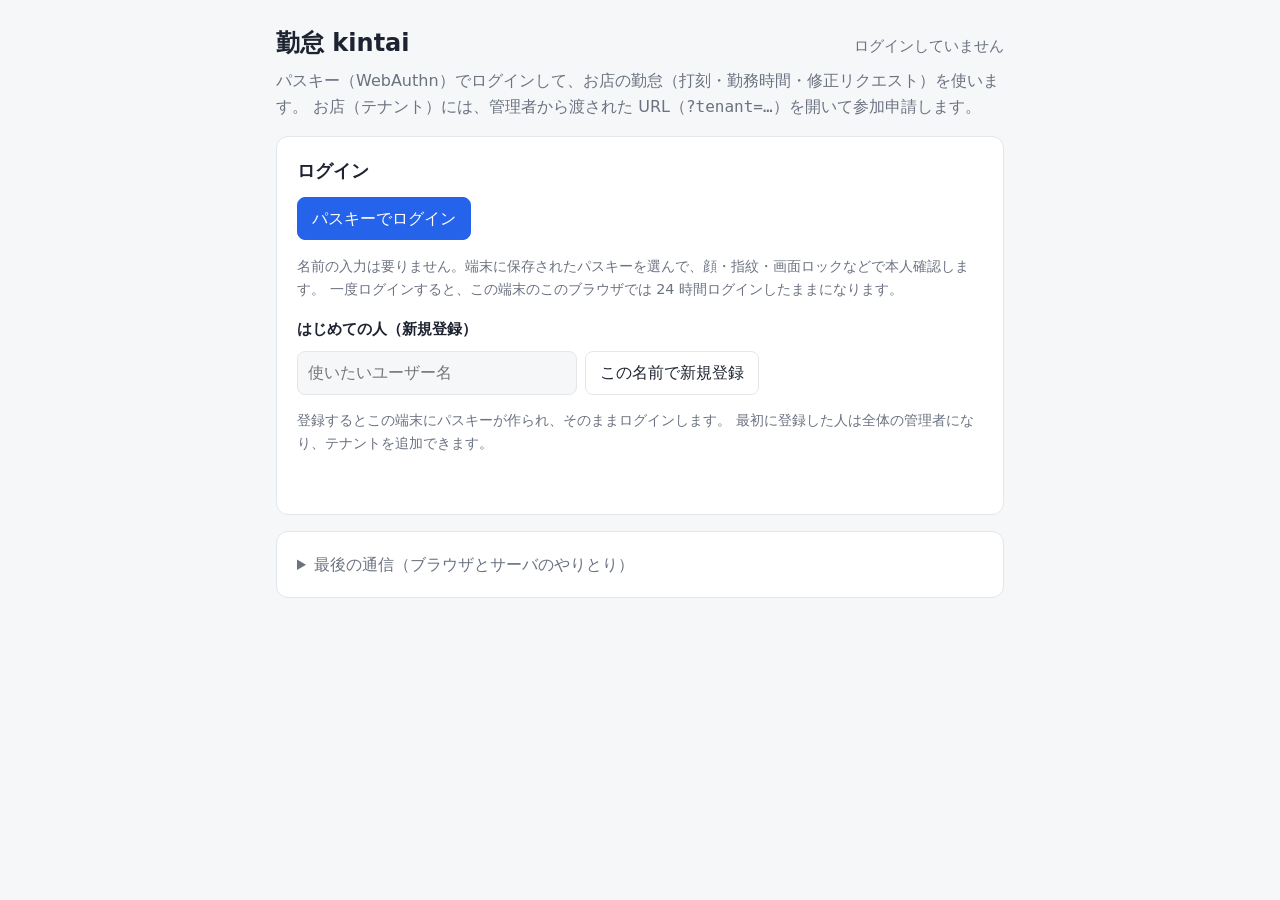
<file: cpp/html/index.html>
<!DOCTYPE html>
<html lang="ja">
<head>
<meta charset="utf-8">
<meta name="viewport" content="width=device-width, initial-scale=1">
<title>勤怠 kintai（ログイン）</title>
<style>
  :root {
    --bg: #f6f7f9; --card: #ffffff; --fg: #1d2330; --muted: #6b7280; --line: #e3e6eb;
    --accent: #2563eb; --accent-fg: #ffffff; --danger: #dc2626; --ok: #15803d;
    --bulb-off: #cbd2dc; --glow: #facc15; --code: #f1f3f6;
  }
  @media (prefers-color-scheme: dark) {
    :root {
      --bg: #12151b; --card: #1b2028; --fg: #e6e9ef; --muted: #9aa3b2; --line: #2c333e;
      --accent: #5b8cff; --accent-fg: #0b1020; --danger: #f87171; --ok: #4ade80;
      --bulb-off: #3a4250; --glow: #fde047; --code: #232a35;
    }
  }
  * { box-sizing: border-box; }
  body {
    margin: 0; background: var(--bg); color: var(--fg);
    font-family: system-ui, -apple-system, "Segoe UI", "Hiragino Sans", "Noto Sans JP", sans-serif;
    line-height: 1.6;
  }
  main { max-width: 760px; margin: 0 auto; padding: 24px 16px 64px; }
  header { display: flex; justify-content: space-between; align-items: baseline; gap: 12px; flex-wrap: wrap; }
  h1 { font-size: 1.5rem; margin: 0; }
  h1 a { color: inherit; text-decoration: none; }
  h2 { font-size: 1.1rem; margin: 0 0 12px; }
  h3 { font-size: .95rem; margin: 16px 0 4px; font-weight: 600; }
  .who { color: var(--muted); font-size: .95rem; }
  .who b { color: var(--fg); }
  .card { background: var(--card); border: 1px solid var(--line); border-radius: 12px; padding: 20px; margin-top: 16px; }
  .card.pending { border-color: var(--glow); }
  .lead { color: var(--muted); margin: 6px 0 0; }
  button {
    font: inherit; border: 1px solid var(--line); background: var(--card); color: var(--fg);
    padding: 8px 14px; border-radius: 8px; cursor: pointer;
  }
  button.primary { background: var(--accent); border-color: var(--accent); color: var(--accent-fg); }
  button.danger { color: var(--danger); }
  button:disabled { opacity: .45; cursor: not-allowed; }
  input[type=text] {
    font: inherit; padding: 8px 10px; border-radius: 8px; border: 1px solid var(--line);
    background: var(--bg); color: var(--fg); width: 100%; max-width: 280px;
  }
  .row { display: flex; gap: 8px; flex-wrap: wrap; align-items: center; margin-top: 10px; }
  .msg { min-height: 1.6em; margin-top: 10px; font-size: .95rem; }
  .msg.err { color: var(--danger); }
  .msg.ok { color: var(--ok); }
  a { color: var(--accent); }

  .toggle {
    position: relative; width: 72px; height: 40px; border-radius: 20px; padding: 0;
    background: var(--bulb-off); border: none;
  }
  .toggle::after {
    content: ""; position: absolute; top: 4px; left: 4px; width: 32px; height: 32px;
    border-radius: 50%; background: #fff; transition: left .2s;
  }
  .toggle.on { background: var(--accent); }
  .toggle.on::after { left: 36px; }

  /* 一覧 */
  .item { display: flex; justify-content: space-between; align-items: center; gap: 8px;
          flex-wrap: wrap; padding: 8px 0; border-top: 1px solid var(--line); }
  .item:first-child { border-top: none; }
  .item .meta { font-size: .85rem; color: var(--muted); word-break: break-all; }
  .item .row { margin-top: 0; }
  .badge { display: inline-block; font-size: .75rem; padding: 1px 8px; border-radius: 999px;
           margin-left: 6px; border: 1px solid var(--line); color: var(--muted); }
  .badge.pending { border-color: var(--glow); color: var(--fg); }
  .badge.me { border-color: var(--accent); color: var(--accent); }
  .badge.admin { border-color: var(--ok); color: var(--ok); }
  .dot { display: inline-block; width: 10px; height: 10px; border-radius: 50%;
         background: var(--bulb-off); margin-right: 6px; vertical-align: middle; }
  .dot.on { background: var(--glow); }

  table { width: 100%; border-collapse: collapse; font-size: .85rem; }
  th, td { text-align: left; padding: 6px 8px; border-top: 1px solid var(--line); vertical-align: top; }
  th { color: var(--muted); font-weight: 600; white-space: nowrap; width: 9.5em; }
  td code { word-break: break-all; }
  .key { border: 1px solid var(--line); border-radius: 10px; padding: 10px 12px; margin-top: 12px; overflow-x: auto; }
  .key-head { display: flex; justify-content: space-between; align-items: center; gap: 8px; }
  code, pre { font-family: ui-monospace, "Cascadia Mono", Consolas, monospace; }
  pre {
    background: var(--code); padding: 12px; border-radius: 8px; overflow: auto;
    font-size: .8rem; max-height: 360px; margin: 8px 0 0;
  }
  details summary { cursor: pointer; color: var(--muted); }
  .note { font-size: .9rem; color: var(--muted); }
  .hidden { display: none !important; }
  .qr-box { display: flex; gap: 16px; align-items: center; flex-wrap: wrap;
            padding: 8px 0 12px; }
  .qr-box svg { flex: none; border-radius: 8px; }
  .qr-box .meta { font-size: .85rem; color: var(--muted); word-break: break-all; max-width: 420px; }
</style>
</head>
<body>
<main>
  <header>
    <h1><a href="index.html">勤怠 kintai</a></h1>
    <div class="who" id="who">ログインしていません</div>
  </header>
  <p class="lead">
    パスキー（WebAuthn）でログインして、お店の勤怠（打刻・勤務時間・修正リクエスト）を使います。
    お店（テナント）には、管理者から渡された URL（<code>?tenant=…</code>）を開いて参加申請します。
  </p>

  <!-- URL でテナントを指定したとき -->
  <section class="card hidden" id="tenantCard">
    <h2 id="tenantName">テナント</h2>
    <div id="tenantBody"></div>
    <div class="msg" id="msgTenant"></div>
  </section>

  <section class="card hidden" id="tenantMembersCard">
    <h2>テナントのメンバー</h2>
    <p class="note">
      このテナントの管理者は、参加申請を「管理者」か「一般」として承認したり、却下・外したりできます。
    </p>
    <div id="tenantMembers"></div>
    <div class="msg" id="msgMembers"></div>
    <div class="hidden" id="tenantInviteBox">
      <h3 class="note">メンバーを招待</h3>
      <p class="note">この QR コードか URL を渡してください。開いた人がログインして参加申請すると、ここに出てきます。</p>
      <div id="tenantInvite"></div>
    </div>
  </section>

  <section class="card" id="loggedOut">
    <h2>ログイン</h2>
    <div class="row">
      <button class="primary" id="btnLogin">パスキーでログイン</button>
    </div>
    <p class="note">名前の入力は要りません。端末に保存されたパスキーを選んで、顔・指紋・画面ロックなどで本人確認します。
      一度ログインすると、この端末のこのブラウザでは 24 時間ログインしたままになります。</p>
    <h3>はじめての人（新規登録）</h3>
    <div class="row">
      <input type="text" id="user" placeholder="使いたいユーザー名" autocomplete="username" maxlength="64">
      <button id="btnSignup">この名前で新規登録</button>
    </div>
    <p class="note">登録するとこの端末にパスキーが作られ、そのままログインします。
      最初に登録した人は全体の管理者になり、テナントを追加できます。</p>
    <div class="msg" id="msgOut"></div>
  </section>

  <section class="card hidden" id="tenantsCard">
    <h2 id="tenantsTitle">あなたのテナント</h2>
    <div id="tenants"></div>
    <div class="hidden" id="addTenant">
      <div class="row">
        <input type="text" id="tenantNew" placeholder="テナント名" maxlength="64">
        <button id="btnAddTenant">テナントを追加</button>
      </div>
      <p class="note">追加すると URL ができます。その URL をテナントの人に渡してください。
        最初に参加申請した人が、そのテナントの管理者になります。</p>
    </div>
    <div class="msg" id="msgTenants"></div>
  </section>

  <!-- 一般のアカウント: 全体の管理者に申請する -->
  <section class="card hidden" id="adminRequestCard">
    <h2>全体の管理者</h2>
    <div id="adminRequestBody"></div>
    <div class="msg" id="msgAdminRequest"></div>
  </section>

  <!-- 全体の管理者: 申請の承認、管理者の一覧、アカウントの削除 -->
  <section class="card hidden" id="accountsCard">
    <h2>全体の管理者の仕事</h2>
    <p class="note">全体の管理者は、テナントの追加・削除、全体の管理者への申請の承認、アカウントの削除ができます。</p>
    <h3 class="note">全体の管理者への申請</h3>
    <div id="adminRequests"></div>
    <h3 class="note">いまの全体の管理者</h3>
    <div id="admins"></div>
    <h3 class="note">アカウントを探して削除</h3>
    <div class="row">
      <input type="text" id="accountSearch" placeholder="ユーザー名（一部でも可）" maxlength="64">
    </div>
    <div id="accounts"></div>
    <div class="msg" id="msgAccounts"></div>
  </section>

  <section class="card hidden" id="loggedIn">
    <h2>サーバが保存しているもの</h2>
    <p class="note">
      パスキー 1 つにつき、公開鍵とその付帯情報だけを保存しています。
      顔や指紋のデータ、秘密鍵、パスワードは端末から出てこないので、ここにはありません。
    </p>
    <div id="keys"></div>
    <div class="row">
      <button id="btnAdd">この端末のパスキーを追加</button>
      <button id="btnLogout">ログアウト</button>
    </div>
    <div class="msg" id="msgIn"></div>
  </section>

  <section class="card">
    <details>
      <summary>最後の通信（ブラウザとサーバのやりとり）</summary>
      <pre id="log">まだありません</pre>
    </details>
  </section>
</main>

<script src="qr.js"></script>
<script>
"use strict";

const TOKEN_KEY = "access_token";
let token = "";
// localStorage に置く（タブを閉じたり QR コードから開き直してもログインしたまま。サーバ側のセッションは 24 時間）
try { token = localStorage.getItem(TOKEN_KEY) || ""; } catch (e) {}

// ?tenant=<guid> で開いたときのテナント
const TENANT = new URLSearchParams(location.search).get("tenant") || "";

const $ = (id) => document.getElementById(id);
const ROLE_LABEL = { admin: "管理者", member: "一般" };

// ---------- base64url <-> ArrayBuffer ----------
function b64uToBuf(s) {
  s = s.replace(/-/g, "+").replace(/_/g, "/");
  while (s.length % 4) s += "=";
  const bin = atob(s);
  const b = new Uint8Array(bin.length);
  for (let i = 0; i < bin.length; i++) b[i] = bin.charCodeAt(i);
  return b.buffer;
}
function bufToB64u(buf) {
  const b = new Uint8Array(buf);
  let s = "";
  for (let i = 0; i < b.length; i++) s += String.fromCharCode(b[i]);
  return btoa(s).replace(/\+/g, "-").replace(/\//g, "_").replace(/=+$/, "");
}

// サーバの options（JSON）を navigator.credentials に渡せる形にする
function toCreateOptions(pk) {
  if (window.PublicKeyCredential && PublicKeyCredential.parseCreationOptionsFromJSON) {
    return PublicKeyCredential.parseCreationOptionsFromJSON(pk);
  }
  const o = structuredClone(pk);
  o.challenge = b64uToBuf(pk.challenge);
  o.user.id = b64uToBuf(pk.user.id);
  o.excludeCredentials = (pk.excludeCredentials || []).map(c => ({ ...c, id: b64uToBuf(c.id) }));
  return o;
}
function toGetOptions(pk) {
  if (window.PublicKeyCredential && PublicKeyCredential.parseRequestOptionsFromJSON) {
    return PublicKeyCredential.parseRequestOptionsFromJSON(pk);
  }
  const o = structuredClone(pk);
  o.challenge = b64uToBuf(pk.challenge);
  o.allowCredentials = (pk.allowCredentials || []).map(c => ({ ...c, id: b64uToBuf(c.id) }));
  return o;
}

// 認証器の応答をサーバに送る JSON（PublicKeyCredential.toJSON() と同じ形）にする
function credToJSON(cred) {
  const r = cred.response;
  const out = {
    id: cred.id,
    rawId: bufToB64u(cred.rawId),
    type: cred.type,
    authenticatorAttachment: cred.authenticatorAttachment || null,
    clientExtensionResults: cred.getClientExtensionResults ? cred.getClientExtensionResults() : {},
    response: { clientDataJSON: bufToB64u(r.clientDataJSON) },
  };
  if (r.attestationObject) {
    out.response.attestationObject = bufToB64u(r.attestationObject);
    out.response.transports = r.getTransports ? r.getTransports() : [];
  } else {
    out.response.authenticatorData = bufToB64u(r.authenticatorData);
    out.response.signature = bufToB64u(r.signature);
    out.response.userHandle = r.userHandle ? bufToB64u(r.userHandle) : null;
  }
  return out;
}

// ---------- API ----------
const logLines = [];
function log(title, obj) {
  logLines.push("// " + title + "\n" + JSON.stringify(obj, null, 2));
  while (logLines.length > 4) logLines.shift();
  $("log").textContent = logLines.join("\n\n");
}

// quiet: 定期確認のときは通信ログに出さない
async function api(path, body, quiet) {
  const h = { "Content-Type": "application/json" };
  if (token) h.Authorization = "Bearer " + token;
  const res = await fetch(path, { method: "POST", headers: h, body: JSON.stringify(body || {}) });
  const j = await res.json();
  if (!quiet) {
    log("→ " + path, body || {});
    log("← " + path, j);
  }
  return j;
}

function setToken(t) {
  token = t || "";
  try {
    if (token) localStorage.setItem(TOKEN_KEY, token);
    else localStorage.removeItem(TOKEN_KEY);
  } catch (e) {}
}

function showMsg(id, text, kind) {
  const el = $(id);
  el.textContent = text || "";
  el.className = "msg" + (kind ? " " + kind : "");
}

function el(tag, attrs, ...children) {
  const e = document.createElement(tag);
  for (const [k, v] of Object.entries(attrs || {})) {
    if (k === "class") e.className = v;
    else if (k === "onclick") e.onclick = v;
    else if (k === "text") e.textContent = v;
    else e.setAttribute(k, v);
  }
  for (const c of children) if (c != null) e.append(c);
  return e;
}

function badge(text, cls) {
  return el("span", { class: "badge" + (cls ? " " + cls : ""), text });
}

function utcToLocal(s) {
  if (!s) return "";
  const d = new Date(s.replace(" ", "T") + "Z");
  return isNaN(d) ? s : d.toLocaleString();
}

function tenantUrl(guid) {
  return location.origin + location.pathname + "?tenant=" + guid;
}

// WebAuthn のエラーを人が読める文に
function webauthnError(e) {
  if (!e) return "失敗しました";
  if (e.name === "NotAllowedError") return "キャンセルされたか、時間切れになりました";
  if (e.name === "InvalidStateError") return "このパスキーはもう登録されています";
  if (e.name === "SecurityError") return "このページのドメインではパスキーを使えません（https か localhost が必要です）";
  return e.message || String(e);
}

function supported() {
  return window.isSecureContext && window.PublicKeyCredential && navigator.credentials;
}

// ---------- 登録 / ログイン ----------
async function register(mode) {
  const msgId = mode === "add" ? "msgIn" : "msgOut";
  if (!supported()) return showMsg(msgId, "このブラウザ（またはこの URL）ではパスキーを使えません", "err");
  const body = mode === "add" ? {} : { user: $("user").value.trim() };
  if (mode !== "add") setToken("");
  const o = await api("/api/passkey/v0/register_options", body);
  if (o.status !== "success") return showMsg(msgId, "登録できません: " + o.message, "err");
  let cred;
  try {
    showMsg(msgId, "端末の指示に従ってください…");
    cred = await navigator.credentials.create({ publicKey: toCreateOptions(o.publicKey) });
  } catch (e) {
    return showMsg(msgId, webauthnError(e), "err");
  }
  const payload = credToJSON(cred);
  payload.name = deviceName();
  const r = await api("/api/passkey/v0/register_verify", payload);
  if (r.status !== "success") return showMsg(msgId, "サーバが受け付けませんでした: " + r.message, "err");
  if (r.access_token) setToken(r.access_token);
  showMsg("msgOut", "");
  await refreshAll();
  showMsg("msgIn", mode === "add" ? "パスキーを追加しました"
    : r.role === "admin" ? "登録してログインしました（最初のメンバーなので全体の管理者です）"
    : "登録してログインしました", "ok");
}

async function login() {
  if (!supported()) return showMsg("msgOut", "このブラウザ（またはこの URL）ではパスキーを使えません", "err");
  // 名前は聞かない。allowCredentials を空にして、端末に保存されたパスキーから選んでもらう
  setToken("");
  const o = await api("/api/passkey/v0/login_options", {});
  if (o.status !== "success") return showMsg("msgOut", "ログインできません: " + o.message, "err");
  let cred;
  try {
    showMsg("msgOut", "端末の指示に従ってください…");
    cred = await navigator.credentials.get({ publicKey: toGetOptions(o.publicKey) });
  } catch (e) {
    return showMsg("msgOut", webauthnError(e), "err");
  }
  const r = await api("/api/passkey/v0/login_verify", credToJSON(cred));
  if (r.status !== "success") return showMsg("msgOut", "ログインできませんでした: " + r.message, "err");
  setToken(r.access_token);
  showMsg("msgOut", "");
  await refreshAll();
  showMsg("msgIn", "ログインしました", "ok");
}

function deviceName() {
  const ua = navigator.userAgent;
  if (/iPhone/.test(ua)) return "iPhone";
  if (/iPad/.test(ua)) return "iPad";
  if (/Android/.test(ua)) return "Android";
  if (/Windows/.test(ua)) return "Windows";
  if (/Mac OS X/.test(ua)) return "Mac";
  if (/Linux/.test(ua)) return "Linux";
  return "passkey";
}

async function logout() {
  await api("/api/passkey/v0/logout", {});
  setToken("");
  await refreshAll();
}

// ---------- 画面の更新 ----------
let me = "";
let myRole = null;
let myAdminRequested = false;

async function refreshMe(quiet) {
  me = "";
  myRole = null;
  myAdminRequested = false;
  if (token) {
    const r = await api("/api/passkey/v0/me", {}, quiet);
    if (r.status === "success") {
      me = r.user;
      myRole = r.role;
      myAdminRequested = r.admin_requested;
    } else {
      setToken("");
    }
  }
  $("loggedOut").classList.toggle("hidden", !!me);
  $("loggedIn").classList.toggle("hidden", !me);
  $("tenantsCard").classList.toggle("hidden", !me);
  $("accountsCard").classList.toggle("hidden", myRole !== "admin");
  $("adminRequestCard").classList.toggle("hidden", !me || myRole === "admin");
  renderAdminRequestCard();
  $("addTenant").classList.toggle("hidden", myRole !== "admin");
  $("tenantsTitle").textContent = myRole === "admin" ? "テナント（全体の管理者には全部見えます）" : "あなたのテナント";
  $("who").innerHTML = "";
  if (me) {
    $("who").append(el("b", { text: me }), myRole === "admin" ? "（全体の管理者）でログイン中" : " でログイン中");
  } else {
    $("who").textContent = "ログインしていません";
  }
}

// 内容が変わったときだけ描き直す（定期確認でボタンがちらつかないように）
function render(box, key, build) {
  if (box.dataset.key === key) return;
  box.dataset.key = key;
  box.innerHTML = "";
  build();
}

async function refreshAll(quiet) {
  await refreshMe(quiet);
  const jobs = [refreshTenant(quiet)];
  if (me) jobs.push(refreshTenants(quiet), refreshKeys(quiet));
  if (myRole === "admin") jobs.push(refreshAccounts(quiet));
  await Promise.all(jobs);
}

// ---------- URL で開いたテナント ----------
let current = null;     // /api/tenant/v0/get の tenant

async function refreshTenant(quiet) {
  $("tenantCard").classList.toggle("hidden", !TENANT);
  if (!TENANT) {
    $("tenantMembersCard").classList.add("hidden");
    return;
  }
  const r = await api("/api/tenant/v0/get", { tenant: TENANT }, quiet);
  const body = $("tenantBody");
  if (r.status !== "success") {
    current = null;
    $("tenantName").textContent = "テナント";
    render(body, "error:" + r.message, () => body.append(el("p", { class: "msg err",
      text: r.message === "unknown tenant" ? "このテナントは見つかりません（削除されたか、URL が違います）"
        : "読み込めません: " + r.message })));
    $("tenantMembersCard").classList.add("hidden");
    return;
  }
  current = r.tenant;
  const t = current;
  $("tenantName").textContent = t.name;
  render(body, JSON.stringify([me, t]), () => {
    if (!me) {
      body.append(el("p", { class: "note", text: "ログイン（はじめての人は新規登録）すると、このテナントに参加申請できます。" }));
      return;
    }
    if (!t.my_status) {
      body.append(
        el("p", { class: "note", text: "このテナントのメンバーではありません。参加申請すると、テナントの管理者が承認します。" +
          "（管理者がまだいないテナントなら、申請した人がそのまま管理者になります）" }),
        el("div", { class: "row" }, el("button", { class: "primary", id: "btnJoin", text: "このテナントに参加申請", onclick: joinTenant })));
      return;
    }
    if (t.my_status === "pending") {
      $("tenantCard").classList.add("pending");
      body.append(
        el("p", { text: "承認待ちです。お店の管理者が承認すると、このページを開いたままで使えるようになります。" }),
        el("div", { class: "row" }, el("button", { text: "申請を取り下げる", onclick: leaveTenant })));
      return;
    }
    $("tenantCard").classList.remove("pending");
    // 店（テナント）のメンバーは勤怠の画面へ。管理者には扉に貼る打刻の QR も出す
    const q = "?tenant=" + encodeURIComponent(t.tenant);
    body.append(
      el("div", { class: "row" },
        el("a", { href: "clock.html" + q, text: "打刻する", style: "font-weight:700;font-size:1.1rem" }),
        el("a", { href: "month.html" + q, text: "勤務時間" }),
        el("a", { href: "requests.html" + q, text: "修正リクエスト" })),
      el("p", { class: "note", text: "あなたはこのお店の" + ROLE_LABEL[t.my_role] + " ・ メンバー " + t.member_count + " 人" }));
    if (t.my_role === "admin") {
      const clockUrl = new URL("clock.html" + q, location.href).href;
      body.append(el("h3", { text: "扉に貼る打刻の QR コード" }), qrPanel(clockUrl),
        el("p", { class: "note", text: "店員はこれを読んで出勤・退勤を押します（はじめての人は、先にこの画面で登録と参加申請を）。" }));
    }
    body.append(el("div", { class: "row" }, el("button", { text: "このテナントを抜ける", onclick: leaveTenant })));
  });
  $("tenantCard").classList.toggle("pending", !!me && t.my_status === "pending");
  const isMember = t.my_status === "approved";
  $("tenantMembersCard").classList.toggle("hidden", !isMember);
  if (isMember) await refreshTenantMembers(quiet);
}

async function refreshTenantMembers(quiet) {
  const r = await api("/api/tenant/v0/members", { tenant: TENANT }, quiet);
  const box = $("tenantMembers");
  if (r.status !== "success") return;
  const isAdmin = r.me.role === "admin";
  // 招待用の QR（テナントの管理者だけ）
  $("tenantInviteBox").classList.toggle("hidden", !isAdmin);
  const inv = $("tenantInvite");
  render(inv, isAdmin ? TENANT : "", () => {
    if (isAdmin) inv.append(qrPanel(tenantUrl(TENANT), () => copyUrl({ tenant: TENANT, name: current ? current.name : "" })));
  });
  render(box, JSON.stringify([isAdmin, r.member_list]), () => {
    // 承認待ちを上に
    const list = r.member_list.slice().sort((a, b) =>
      (a.status === "pending" ? 0 : 1) - (b.status === "pending" ? 0 : 1));
    for (const m of list) {
      const left = el("div", {}, el("b", { text: m.user }),
        m.user === me ? badge("自分", "me") : null,
        m.status === "pending" ? badge("承認待ち", "pending") : badge(ROLE_LABEL[m.role], m.role === "admin" ? "admin" : ""),
        el("div", { class: "meta", text: "申請 " + utcToLocal(m.created_at) + (m.approved_by && m.approved_by !== m.user
          ? " ・ " + m.approved_by + " が承認" : "") }));
      const btns = el("div", { class: "row" });
      if (isAdmin && m.status === "pending") {
        btns.append(
          el("button", { class: "primary", "data-role": "member", text: "一般として承認", onclick: () => approveMember(m.user, "member") }),
          el("button", { "data-role": "admin", text: "管理者として承認", onclick: () => approveMember(m.user, "admin") }));
      }
      if (isAdmin && m.user !== me) {
        btns.append(el("button", { class: "danger", text: m.status === "pending" ? "却下" : "外す",
          onclick: () => removeMember(m) }));
      }
      box.append(el("div", { class: "item" }, left, btns));
    }
  });
}

async function joinTenant() {
  const r = await api("/api/tenant/v0/join", { tenant: TENANT });
  if (r.status !== "success") return showMsg("msgTenant", "申請できません: " + r.message, "err");
  showMsg("msgTenant", r.member.status === "approved"
    ? "参加しました（最初の 1 人なので、このテナントの管理者です）" : "参加申請しました。承認を待っています", "ok");
  await refreshAll();
}

async function leaveTenant() {
  const pending = current && current.my_status === "pending";
  if (!confirm(pending ? "参加申請を取り下げますか？" : "このテナントを抜けますか？")) return;
  const r = await api("/api/tenant/v0/leave", { tenant: TENANT });
  if (r.message === "last admin cannot leave") {
    return showMsg("msgTenant", "このテナントの管理者があなた 1 人なので抜けられません。先に誰かを管理者として承認してください", "err");
  }
  if (r.status !== "success") return showMsg("msgTenant", "抜けられません: " + r.message, "err");
  showMsg("msgTenant", pending ? "申請を取り下げました" : "テナントを抜けました", "ok");
  await refreshAll();
}

async function approveMember(user, role) {
  const r = await api("/api/tenant/v0/approve", { tenant: TENANT, user, role });
  if (r.status !== "success") return showMsg("msgMembers", "承認できません: " + r.message, "err");
  showMsg("msgMembers", user + " を" + ROLE_LABEL[role] + "として承認しました", "ok");
  await refreshAll();
}

async function removeMember(m) {
  const what = m.status === "pending" ? "の申請を却下" : "をこのテナントから外";
  if (!confirm("「" + m.user + "」" + what + "しますか？")) return;
  const r = await api("/api/tenant/v0/remove", { tenant: TENANT, user: m.user });
  if (r.status !== "success") return showMsg("msgMembers", "できません: " + r.message, "err");
  showMsg("msgMembers", m.user + (m.status === "pending" ? " の申請を却下しました" : " を外しました"), "ok");
  await refreshAll();
}

// ---------- テナントの一覧（全体の管理者は追加・削除も） ----------
// テナントの URL の QR コードと URL を並べた部品。QR は qr.wasm で作る（qr.js）
function qrPanel(url, onCopy) {
  const box = el("div", { class: "qr-box" });
  const info = el("div", { class: "meta" }, el("div", { text: url }));
  if (onCopy) info.append(el("div", { class: "row" }, el("button", { text: "URL をコピー", onclick: onCopy })));
  box.append(info);
  QR.svg(url, { size: 180 }).then((svg) => box.prepend(svg))
    .catch((e) => info.prepend(el("div", { class: "msg err", text: "QR コードを作れません: " + e.message })));
  return box;
}

// QR を開いているテナント（一覧を描き直しても開いたままにする）
const openQr = new Set();

async function refreshTenants(quiet) {
  const r = await api("/api/tenant/v0/list", {}, quiet);
  const box = $("tenants");
  if (r.status !== "success") return;
  render(box, JSON.stringify([myRole, r.tenant_list, [...openQr]]), () => {
    if (r.tenant_list.length === 0) {
      box.append(el("p", { class: "note", text: myRole === "admin" ? "テナントはまだありません。"
        : "まだどのテナントにも参加していません。テナントの管理者から URL をもらって開いてください。" }));
    }
    for (const t of r.tenant_list) {
      const left = el("div", {},
        el("a", { href: "?tenant=" + t.tenant, text: t.name }),
        t.my_status === "pending" ? badge("承認待ち", "pending")
          : t.my_role ? badge(ROLE_LABEL[t.my_role], t.my_role === "admin" ? "admin" : "") : null,
        el("div", { class: "meta", text: "メンバー " + t.member_count + " 人" +
          (myRole === "admin" ? " ・ " + tenantUrl(t.tenant) : "") }));
      const btns = el("div", { class: "row" });
      if (myRole === "admin") {
        const open = openQr.has(t.tenant);
        btns.append(
          el("button", { class: "qr-toggle", text: open ? "QR を閉じる" : "QR コード", onclick: () => toggleQr(t) }),
          el("button", { text: "URL をコピー", onclick: () => copyUrl(t) }),
          el("button", { class: "danger", text: "削除", onclick: () => deleteTenant(t) }));
      }
      box.append(el("div", { class: "item" }, left, btns));
      if (myRole === "admin" && openQr.has(t.tenant)) box.append(qrPanel(tenantUrl(t.tenant)));
    }
  });
}

function toggleQr(t) {
  if (openQr.has(t.tenant)) openQr.delete(t.tenant);
  else openQr.add(t.tenant);
  refreshTenants(true);
}

async function copyUrl(t) {
  try {
    await navigator.clipboard.writeText(tenantUrl(t.tenant));
    showMsg("msgTenants", t.name + " の URL をコピーしました", "ok");
  } catch (e) {
    showMsg("msgTenants", tenantUrl(t.tenant), "");
  }
}

async function addTenant() {
  const name = $("tenantNew").value.trim();
  const r = await api("/api/tenant/v0/add", { name });
  if (r.status !== "success") return showMsg("msgTenants", "追加できません: " + r.message, "err");
  $("tenantNew").value = "";
  openQr.add(r.tenant.tenant);        // 追加したテナントは QR を開いておく
  showMsg("msgTenants", r.tenant.name + " を追加しました。URL: " + tenantUrl(r.tenant.tenant), "ok");
  await refreshAll();
}

async function deleteTenant(t) {
  if (!confirm("テナント「" + t.name + "」を削除しますか？（メンバーも消えます）")) return;
  const r = await api("/api/tenant/v0/delete", { tenant: t.tenant });
  if (r.status !== "success") return showMsg("msgTenants", "削除できません: " + r.message, "err");
  showMsg("msgTenants", t.name + " を削除しました", "ok");
  await refreshAll();
}

// ---------- 全体の管理者への申請（一般のアカウント） ----------
function renderAdminRequestCard() {
  const box = $("adminRequestBody");
  render(box, JSON.stringify([me, myRole, myAdminRequested]), () => {
    if (!me || myRole === "admin") return;
    if (myAdminRequested) {
      box.append(
        el("p", { text: "全体の管理者に申請中です。全体の管理者が承認すると、このページを開いたままでテナントの追加などができるようになります。" }),
        el("div", { class: "row" }, el("button", { text: "申請を取り下げる", onclick: cancelAdminRequest })));
    } else {
      box.append(
        el("p", { class: "note", text: "全体の管理者になると、テナントの追加・削除などができます。申請すると、いまの全体の管理者が承認します。" }),
        el("div", { class: "row" }, el("button", { id: "btnAdminRequest", text: "全体の管理者に申請", onclick: requestAdmin })));
    }
  });
}

async function requestAdmin() {
  const r = await api("/api/account/v0/admin_request", {});
  if (r.status !== "success") return showMsg("msgAdminRequest", "申請できません: " + r.message, "err");
  showMsg("msgAdminRequest", "全体の管理者に申請しました", "ok");
  await refreshAll();
}

async function cancelAdminRequest() {
  const r = await api("/api/account/v0/admin_request_cancel", {});
  if (r.status !== "success") return showMsg("msgAdminRequest", "取り下げられません: " + r.message, "err");
  showMsg("msgAdminRequest", "申請を取り下げました", "ok");
  await refreshAll();
}

// ---------- 全体の管理者の仕事 ----------
let accountList = [];

async function refreshAccounts(quiet) {
  const [q, a] = await Promise.all([
    api("/api/account/v0/admin_requests", {}, quiet),
    api("/api/account/v0/list", {}, quiet),
  ]);
  if (q.status === "success") {
    const box = $("adminRequests");
    render(box, JSON.stringify(q.request_list), () => {
      if (q.request_list.length === 0) box.append(el("p", { class: "note", text: "申請はありません。" }));
      for (const x of q.request_list) {
        box.append(el("div", { class: "item" },
          el("div", {}, el("b", { text: x.user }), badge("申請中", "pending"),
            el("div", { class: "meta", text: "申請 " + utcToLocal(x.created_at) + " ・ パスキー " + x.passkey_count + " 個" })),
          el("div", { class: "row" },
            el("button", { class: "primary", text: "承認", onclick: () => approveAdmin(x.user) }),
            el("button", { class: "danger", text: "却下", onclick: () => rejectAdmin(x.user) }))));
      }
    });
  }
  if (a.status === "success") {
    accountList = a.account_list;
    const admins = accountList.filter(x => x.role === "admin");
    const box = $("admins");
    render(box, JSON.stringify([me, admins]), () => {
      for (const x of admins) {
        box.append(el("div", { class: "item" },
          el("div", {}, el("b", { text: x.user }), x.user === me ? badge("自分", "me") : null,
            el("div", { class: "meta", text: x.approved_by && x.approved_by !== x.user
              ? x.approved_by + " が承認（" + utcToLocal(x.approved_at) + "）" : "最初の管理者" })),
          el("div", { class: "row" },
            el("button", { text: x.user === me ? "自分を一般に戻す" : "一般に戻す", onclick: () => demote(x.user) }))));
      }
    });
    renderAccountSearch();
  }
}

// 名前で絞り込んだアカウントだけを出す（何百人いても一覧から探さなくてよいように）
function renderAccountSearch() {
  const box = $("accounts");
  const q = $("accountSearch").value.trim().toLowerCase();
  const hits = q ? accountList.filter(x => x.user.toLowerCase().includes(q)) : [];
  render(box, JSON.stringify([me, q, hits]), () => {
    if (!q) return;
    if (hits.length === 0) box.append(el("p", { class: "note", text: "見つかりません。" }));
    for (const x of hits.slice(0, 20)) {
      const btns = el("div", { class: "row" });
      if (x.user !== me) btns.append(el("button", { class: "danger", text: "削除", onclick: () => deleteAccount(x) }));
      box.append(el("div", { class: "item" },
        el("div", {}, el("b", { text: x.user }), x.user === me ? badge("自分", "me") : null,
          x.role === "admin" ? badge("全体の管理者", "admin") : null,
          el("div", { class: "meta", text: "登録 " + utcToLocal(x.created_at) + " ・ パスキー " + x.passkey_count + " 個" })),
        btns));
    }
    if (hits.length > 20) box.append(el("p", { class: "note", text: "ほか " + (hits.length - 20) + " 件。もう少し絞り込んでください。" }));
  });
}

async function approveAdmin(user) {
  const r = await api("/api/account/v0/admin_approve", { user });
  if (r.status !== "success") return showMsg("msgAccounts", "承認できません: " + r.message, "err");
  showMsg("msgAccounts", user + " を全体の管理者にしました", "ok");
  await refreshAll();
}

async function rejectAdmin(user) {
  const r = await api("/api/account/v0/admin_reject", { user });
  if (r.status !== "success") return showMsg("msgAccounts", "却下できません: " + r.message, "err");
  showMsg("msgAccounts", user + " の申請を却下しました", "ok");
  await refreshAll();
}

async function demote(user) {
  if (user === me && !confirm("自分を一般に戻しますか？（テナントの追加などができなくなります）")) return;
  const r = await api("/api/account/v0/demote", { user });
  if (r.message === "last admin cannot be demoted") {
    return showMsg("msgAccounts", "全体の管理者が 1 人もいなくなるので、一般には戻せません", "err");
  }
  if (r.status !== "success") return showMsg("msgAccounts", "変更できません: " + r.message, "err");
  showMsg("msgAccounts", user + " を一般に戻しました", "ok");
  await refreshAll();
}

async function deleteAccount(a) {
  if (!confirm("「" + a.user + "」のアカウントを削除しますか？（パスキー、ログイン中のセッション、テナントの所属も消えます）")) return;
  const r = await api("/api/account/v0/delete", { user: a.user });
  if (r.status !== "success") return showMsg("msgAccounts", "削除できません: " + r.message, "err");
  showMsg("msgAccounts", a.user + " を削除しました", "ok");
  await refreshAll();
}

// ---------- 自分のパスキー ----------
const LABELS = {
  credential_id: "credential ID",
  public_key: "公開鍵 (COSE)",
  alg: "アルゴリズム",
  user_handle: "user handle",
  sign_count: "署名カウンタ",
  transports: "transports",
  backup_eligible: "同期できる",
  backed_up: "同期済み",
  aaguid: "AAGUID",
  last_used_at: "最後に使った",
  created_at: "登録した",
};

async function refreshKeys(quiet) {
  const r = await api("/api/passkey/v0/list", {}, quiet);
  const box = $("keys");
  if (r.status !== "success") return;
  render(box, JSON.stringify(r.passkey_list), () => {
    for (const p of r.passkey_list) {
      const table = el("table");
      for (const k of Object.keys(LABELS)) {
        let v = p[k];
        if (k === "alg") v = v === -7 ? "-7 (ES256)" : v === -257 ? "-257 (RS256)" : v;
        if (k === "transports") v = v.join(", ");
        if (k === "backup_eligible" || k === "backed_up") v = v ? "はい" : "いいえ";
        if (k === "last_used_at" || k === "created_at") v = utcToLocal(v);
        table.append(el("tr", {}, el("th", { text: LABELS[k] }),
          el("td", {}, el("code", { text: v == null || v === "" ? "—" : String(v) }))));
      }
      box.append(el("div", { class: "key" },
        el("div", { class: "key-head" }, el("b", { text: p.name }),
          el("button", { class: "danger", text: "削除", onclick: () => deleteKey(p, r.passkey_list.length) })),
        table));
    }
  });
}

async function deleteKey(p, count) {
  const warn = count <= 1
    ? "最後のパスキーです。消すとこのアカウントは削除されます（テナントの所属も消えます）。消しますか？"
    : "「" + p.name + "」を消しますか？（端末側のパスキーは残るので、端末の設定からも消してください）";
  if (!confirm(warn)) return;
  const r = await api("/api/passkey/v0/delete", { credential_id: p.credential_id });
  if (r.message === "last admin cannot leave") {
    return showMsg("msgIn", "全体の管理者があなた 1 人なので退会できません。先に誰かを全体の管理者にしてください", "err");
  }
  if (r.status !== "success") return showMsg("msgIn", "削除できません: " + r.message, "err");
  // 端末側にも「このパスキーはもう無い」と伝える（対応ブラウザのみ）
  try {
    if (PublicKeyCredential.signalUnknownCredential) {
      await PublicKeyCredential.signalUnknownCredential({ rpId: location.hostname, credentialId: p.credential_id });
    }
  } catch (e) {}
  // 最後の 1 本ならサーバがアカウントごと消している（トークンも無効）
  if (r.account_deleted) setToken("");
  await refreshAll();
  showMsg(r.account_deleted ? "msgOut" : "msgIn",
    r.account_deleted ? "アカウントを削除しました" : "削除しました", "ok");
}

// ---------- 起動 ----------
$("btnSignup").onclick = () => register("signup");
$("btnLogin").onclick = login;
$("btnAdd").onclick = () => register("add");
$("btnLogout").onclick = logout;
$("btnAddTenant").onclick = addTenant;
$("user").addEventListener("keydown", (e) => { if (e.key === "Enter") register("signup"); });
$("tenantNew").addEventListener("keydown", (e) => { if (e.key === "Enter") addTenant(); });
$("accountSearch").addEventListener("input", renderAccountSearch);

if (!supported()) {
  showMsg("msgOut", window.isSecureContext
    ? "このブラウザはパスキーに対応していません"
    : "パスキーは https か localhost でしか使えません（いまの URL: " + location.origin + "）", "err");
}

refreshAll();
// 承認された・メンバーが増えた、を拾う。
// 前の回が終わっていなければ飛ばす（サーバが遅いと回が重なって、詰まる一方になる）。
// タブが裏にある間は問い合わせない。
let polling = false;
setInterval(async () => {
  if (polling || document.hidden) return;
  polling = true;
  try { await refreshAll(true); } catch (e) {} finally { polling = false; }
}, 3000);
</script>
</body>
</html>
</file>
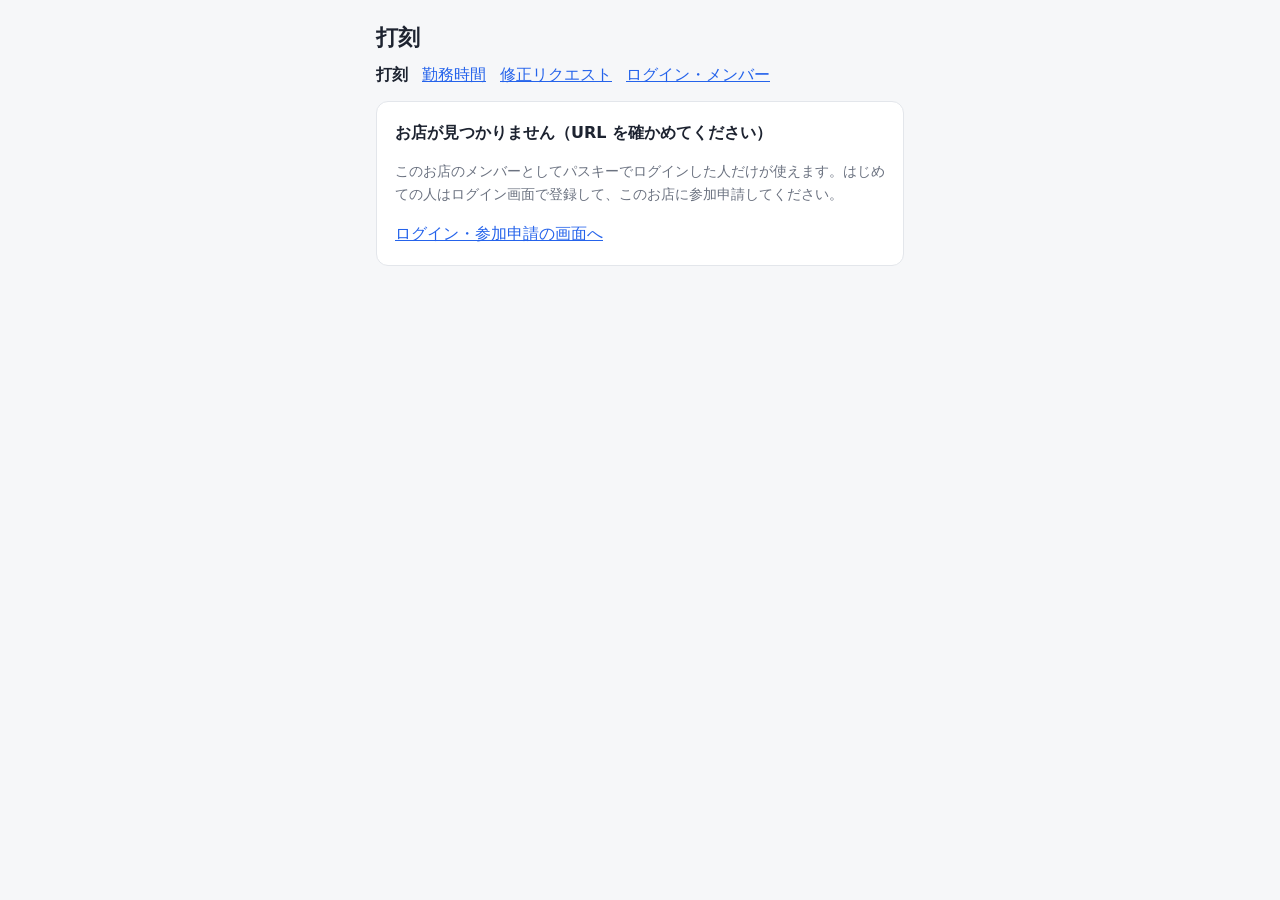
<file: cpp/html/clock.html>
<!DOCTYPE html>
<html lang="ja">
<head>
<meta charset="utf-8">
<meta name="viewport" content="width=device-width, initial-scale=1">
<title>打刻</title>
<link rel="stylesheet" href="kintai.css">
</head>
<body>
<main>
  <h1 id="storeName">打刻</h1>
  <div id="who" class="muted"></div>
  <div id="nav"></div>

  <div id="denied" class="card hidden"></div>

  <div id="body" class="hidden">
    <div id="doneCard" class="card done hidden">
      <div id="doneText" class="big"></div>
      <div id="doneTime" class="muted"></div>
      <div class="row" style="justify-content:center">
        <button id="oops">時刻・種類を間違えた</button>
        <button id="oopsDel">間違えて押した（消したい）</button>
      </div>
    </div>

    <div class="card">
      <div class="punch">
        <button id="in">出勤</button>
        <button id="out">退勤</button>
      </div>
      <div id="msg" class="msg"></div>
      <div id="last" class="note"></div>
    </div>

    <div id="pending" class="card hidden"></div>
  </div>
</main>

<script src="kintai.js"></script>
<script>
"use strict";

let st = null;          // /api/kintai/v0/status
let lastDone = null;    // いま打刻した打刻

$("nav").append(navLinks("clock.html"));

async function refresh() {
  if (!TENANT) return showDenied($("denied"), { message: "unknown tenant" });
  const r = await api("status", { tenant: TENANT });
  if (r.status !== "success") {
    if (!st) showDenied($("denied"), r);
    else showMsg("msg", msgOf(r), "err");
    return;
  }
  st = r;
  $("denied").classList.add("hidden");
  $("body").classList.remove("hidden");
  document.title = "打刻 - " + r.name;
  $("storeName").textContent = r.name;
  $("who").textContent = r.user + " さん";
  $("in").className = r.next === "in" ? "next" : "";
  $("out").className = r.next === "out" ? "next" : "";
  $("last").textContent = r.last ? "最後の打刻: " + KIND_LABEL[r.last.kind] + " " + mdhm(r.last.at) : "まだ打刻はありません。";
  $("pending").classList.toggle("hidden", !r.pending);
  if (r.pending) {
    $("pending").innerHTML = "";
    $("pending").append(el("span", { text: "承認待ちの修正リクエストが " + r.pending + " 件あります。" }),
      el("a", { href: pageUrl("requests.html"), text: "見る" }));
  }
}

async function punch(kind) {
  $("in").disabled = $("out").disabled = true;
  showMsg("msg", "打刻しています…");
  const r = await api("punch", { tenant: TENANT, kind });
  $("in").disabled = $("out").disabled = false;
  if (r.status !== "success") return showMsg("msg", msgOf(r), "err");
  showMsg("msg", "");
  lastDone = r.punch;
  $("doneCard").classList.remove("hidden");
  $("doneText").textContent = KIND_LABEL[kind] + "しました";
  $("doneTime").textContent = mdhm(r.punch.at);
  try { if (navigator.vibrate) navigator.vibrate(150); } catch (e) {}
  await refresh();
}

$("in").onclick = () => punch("in");
$("out").onclick = () => punch("out");
$("oops").onclick = () => openRequestDialog({
  action: "change", punch: lastDone,
  onDone: () => { $("doneTime").textContent += "（修正をお願いしました）"; refresh(); },
});

$("oopsDel").onclick = () => openRequestDialog({
  action: "delete", punch: lastDone,
  onDone: () => { $("doneTime").textContent += "（消すようお願いしました）"; refresh(); },
});

refresh();
poll(refresh, 30000);
</script>
</body>
</html>
</file>
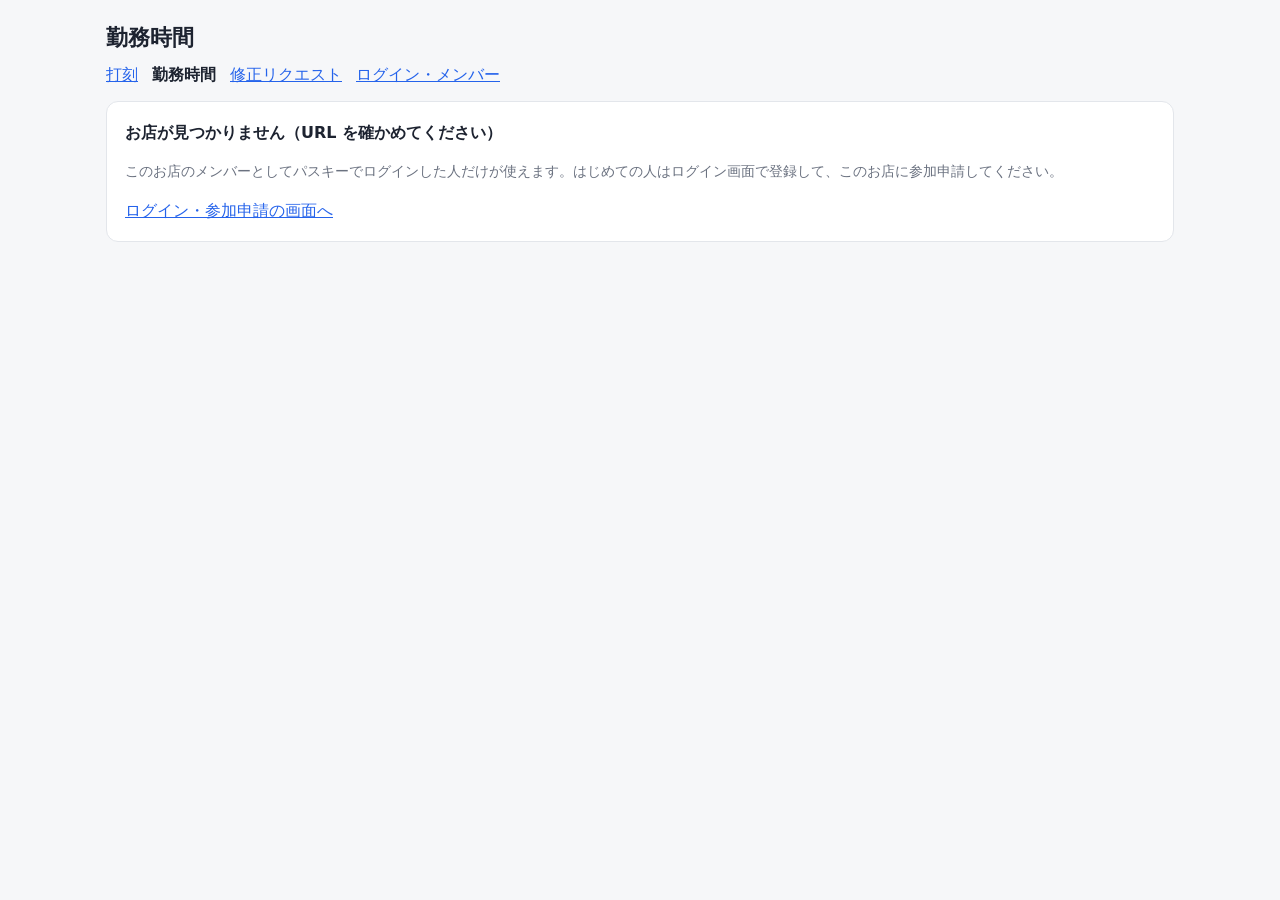
<file: cpp/html/month.html>
<!DOCTYPE html>
<html lang="ja">
<head>
<meta charset="utf-8">
<meta name="viewport" content="width=device-width, initial-scale=1">
<title>勤務時間</title>
<link rel="stylesheet" href="kintai.css">
</head>
<body>
<main class="wide">
  <h1 id="storeName">勤務時間</h1>
  <div id="nav"></div>

  <div id="denied" class="card hidden"></div>

  <div id="body" class="hidden">
    <div class="card">
      <div class="row" style="margin-top:0">
        <input type="month" id="month">
        <select id="who" class="hidden"></select>
        <button id="csv">CSV で保存</button>
      </div>
      <div id="summary" class="row"></div>
    </div>

    <div id="allCard" class="card hidden">
      <h2>全員の集計</h2>
      <table id="allTable"></table>
    </div>

    <div id="detailCard" class="card">
      <h2 id="detailTitle">日ごとの明細</h2>
      <table id="detail"></table>
      <div class="row">
        <button id="addReq">打刻を足すお願い</button>
      </div>
      <p class="note">打刻の時刻を押すと、直す・消すお願いができます（自分の打刻だけ）。
        日付は出勤した日。0 時をまたいだ勤務は出勤した日に数えます。</p>
    </div>
    <div id="msg" class="msg"></div>
  </div>
</main>

<script src="kintai.js"></script>
<script>
"use strict";

const STATE = {
  ok: ["", ""],
  working: ["勤務中", "ok"],
  missing_out: ["退勤の打刻漏れ", "warn"],
  missing_in: ["出勤の打刻漏れ", "warn"],
};
let me = null;        // /api/kintai/v0/status（自分の名前と立場）
let data = null;      // /api/kintai/v0/month
const WEEK = "日月火水木金土";

$("nav").append(navLinks("month.html"));
$("month").value = PARAMS.get("month") || thisMonth();

function dayLabel(date) {
  const d = new Date(date + "T00:00:00");
  return (d.getMonth() + 1) + "/" + d.getDate() + "（" + WEEK[d.getDay()] + "）";
}

function punchCell(p, own) {
  if (!p) return el("span", { class: "muted", text: "—" });
  const label = hhmm(p.at) + (p.source === "request" ? " *" : "");
  if (!own) return el("span", { text: label });
  return el("a", { href: "#", text: label, onclick: (e) => { e.preventDefault(); askFix(p); } });
}

// 打刻を押したら「直す / 消す」を選ぶ
function askFix(p) {
  const dlg = el("dialog");
  const go = (action) => {
    dlg.close();
    dlg.remove();
    openRequestDialog({ action, punch: p,
      onDone: () => showMsg("msg", "修正をお願いしました。お店の管理者の承認を待ってください", "ok") });
  };
  dlg.append(el("h2", { text: KIND_LABEL[p.kind] + " " + mdhm(p.at) }),
    el("div", { class: "row" },
      el("button", { class: "primary", text: "時刻・種類を直す", onclick: () => go("change") }),
      el("button", { text: "消す", onclick: () => go("delete") }),
      el("button", { text: "やめる", onclick: () => { dlg.close(); dlg.remove(); } })));
  document.body.append(dlg);
  dlg.showModal();
}

function drawDetail(u, own) {
  const t = $("detail");
  t.innerHTML = "";
  t.append(el("tr", {}, ...["日付", "出勤", "退勤", "時間", ""].map((h) => el("th", { text: h }))));
  if (!u.shifts.length) t.append(el("tr", {}, el("td", { colspan: "5", class: "muted", text: "この月の打刻はありません。" })));
  for (const s of u.shifts) {
    const [label, cls] = STATE[s.state];
    const fix = [];
    if (own && s.state === "missing_out") {
      fix.push(el("button", { text: "退勤を足す", onclick: () => openRequestDialog({ action: "add", kind: "out", at: s.in.at,
        onDone: () => showMsg("msg", "退勤を足すようお願いしました", "ok") }) }));
    }
    if (own && s.state === "missing_in") {
      fix.push(el("button", { text: "出勤を足す", onclick: () => openRequestDialog({ action: "add", kind: "in", at: s.out.at,
        onDone: () => showMsg("msg", "出勤を足すようお願いしました", "ok") }) }));
    }
    t.append(el("tr", { class: cls === "warn" ? "warn" : "" },
      el("td", { text: dayLabel(s.date) }),
      el("td", {}, punchCell(s.in, own)),
      el("td", {}, punchCell(s.out, own)),
      el("td", { class: "num", text: s.minutes == null ? "" : hoursText(s.minutes) }),
      el("td", {}, label ? el("span", { class: "badge " + cls, text: label }) : null, ...fix)));
  }
}

function drawAll(users) {
  const t = $("allTable");
  t.innerHTML = "";
  t.append(el("tr", {}, ...["名前", "勤務日数", "合計", "打刻漏れ"].map((h) => el("th", { text: h }))));
  for (const u of users) {
    const miss = u.shifts.filter((s) => s.state === "missing_in" || s.state === "missing_out").length;
    t.append(el("tr", {},
      el("td", {}, el("a", { href: "#", text: u.user, onclick: (e) => { e.preventDefault(); $("who").value = u.user; load(); } })),
      el("td", { class: "num", text: u.days + " 日" }),
      el("td", { class: "num", text: hoursText(u.minutes) }),
      el("td", {}, miss ? el("span", { class: "badge warn", text: miss + " 件" }) : null)));
  }
}

async function load() {
  if (!TENANT) return showDenied($("denied"), { message: "unknown tenant" });
  if (!me) {
    const s = await api("status", { tenant: TENANT });
    if (s.status !== "success") return showDenied($("denied"), s);
    me = s;
    $("storeName").textContent = s.name + " の勤務時間";
    document.title = "勤務時間 - " + s.name;
    if (s.my_role === "admin") {
      $("who").classList.remove("hidden");
      $("who").append(el("option", { value: "", text: "自分" }), el("option", { value: "*", text: "全員" }));
    }
  }
  $("denied").classList.add("hidden");
  $("body").classList.remove("hidden");
  const who = $("who").value;
  const body = { tenant: TENANT, month: $("month").value };
  if (who === "*") body.all = true;
  else if (who) body.user = who;
  const r = await api("month", body);
  if (r.status !== "success") return showMsg("msg", msgOf(r), "err");
  showMsg("msg", "");
  data = r;
  // 全員を見たときは、名前の選択肢にメンバーを足しておく
  if (who === "*") {
    for (const u of r.users) {
      if (![...$("who").options].some((o) => o.value === u.user)) $("who").append(el("option", { value: u.user, text: u.user }));
    }
  }
  const all = who === "*";
  $("allCard").classList.toggle("hidden", !all);
  $("detailCard").classList.toggle("hidden", all);
  const totalDays = r.users.reduce((a, u) => a + u.days, 0);
  const totalMin = r.users.reduce((a, u) => a + u.minutes, 0);
  const miss = r.users.reduce((a, u) => a + u.shifts.filter((s) => s.state.startsWith("missing")).length, 0);
  $("summary").innerHTML = "";
  $("summary").append(el("span", { class: "total", text: hoursText(totalMin) }),
    el("span", { class: "muted", text: (all ? "全員で延べ " : "") + totalDays + " 日" }));
  if (miss) $("summary").append(el("span", { class: "badge warn", text: "打刻漏れ " + miss + " 件" }));
  if (all) drawAll(r.users);
  else {
    const u = r.users[0];
    const own = u.user === me.user;
    $("detailTitle").textContent = (own ? "" : u.user + " さんの") + "日ごとの明細";
    $("addReq").classList.toggle("hidden", !own);
    drawDetail(u, own);
  }
}

// CSV（日本時間）。Excel で文字化けしないよう BOM を付ける
$("csv").onclick = () => {
  if (!data) return;
  const q = (v) => '"' + String(v == null ? "" : v).replace(/"/g, '""') + '"';
  const local = (p) => (p ? utcToLocalInput(p.at).replace("T", " ") : "");
  const rows = [["名前", "日付", "出勤", "退勤", "分", "状態"]];
  for (const u of data.users) {
    for (const s of u.shifts) {
      rows.push([u.user, s.date, local(s.in), local(s.out), s.minutes == null ? "" : s.minutes, STATE[s.state][0] || "OK"]);
    }
  }
  const csv = "﻿" + rows.map((r) => r.map(q).join(",")).join("\r\n") + "\r\n";
  const a = el("a", { href: URL.createObjectURL(new Blob([csv], { type: "text/csv" })),
    download: "kintai_" + data.month + ($("who").value === "*" ? "_all" : "") + ".csv" });
  document.body.append(a);
  a.click();
  a.remove();
};

$("month").onchange = load;
$("who").onchange = load;
$("addReq").onclick = () => openRequestDialog({ action: "add", kind: "in",
  onDone: () => showMsg("msg", "打刻を足すようお願いしました", "ok") });

load();
</script>
</body>
</html>
</file>
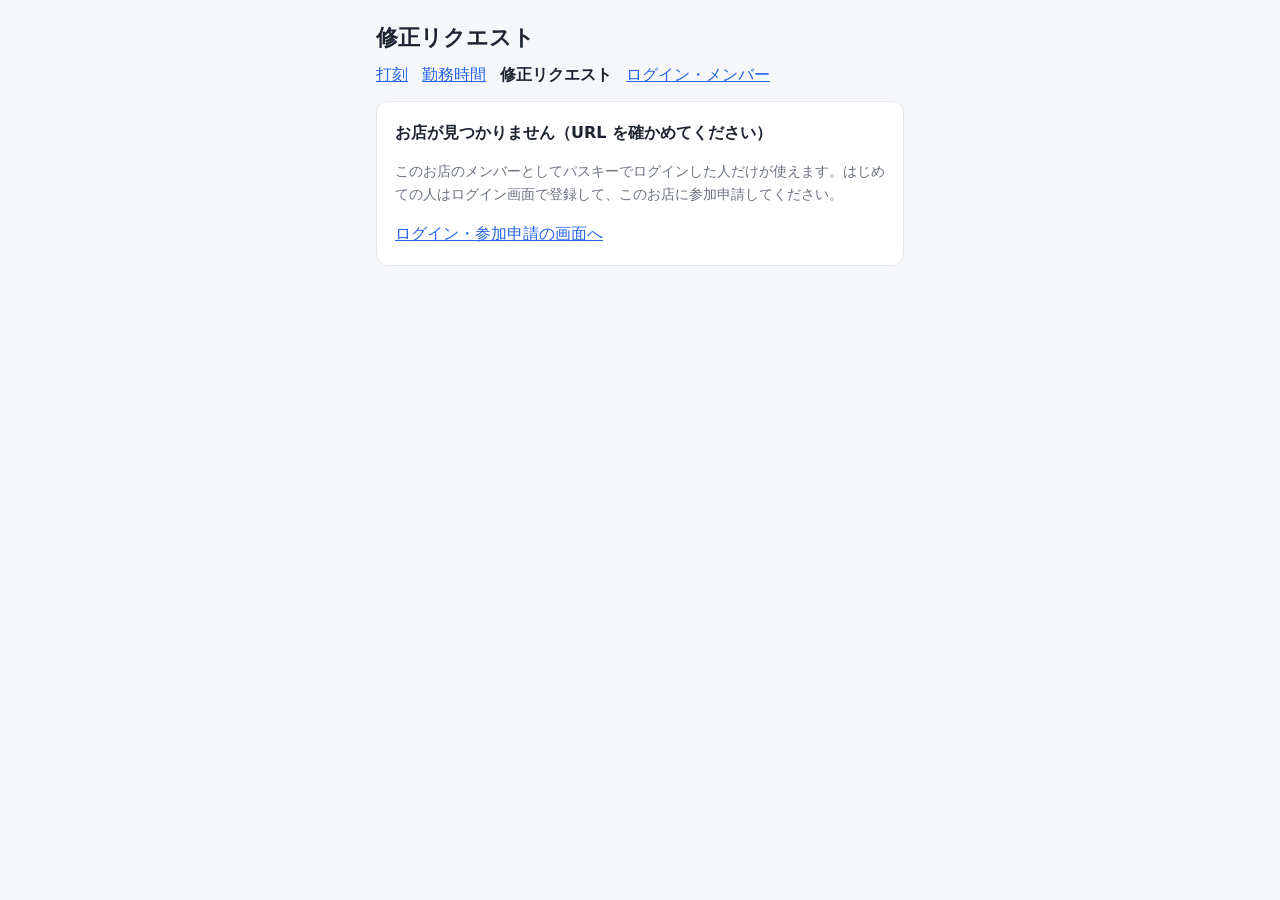
<file: cpp/html/requests.html>
<!DOCTYPE html>
<html lang="ja">
<head>
<meta charset="utf-8">
<meta name="viewport" content="width=device-width, initial-scale=1">
<title>修正リクエスト</title>
<link rel="stylesheet" href="kintai.css">
</head>
<body>
<main>
  <h1 id="storeName">修正リクエスト</h1>
  <div id="nav"></div>

  <div id="denied" class="card hidden"></div>

  <div id="body" class="hidden">
    <div id="pendingCard" class="card">
      <h2 id="pendingTitle">承認待ち</h2>
      <div id="pending"></div>
    </div>

    <div class="card">
      <div class="row" style="margin-top:0">
        <button id="addReq">打刻を足すお願い</button>
        <a id="toMonth" href="#">打刻を直す・消すお願いは「勤務時間」の明細から</a>
      </div>
    </div>

    <div class="card">
      <h2>これまでのリクエスト</h2>
      <div id="history"></div>
    </div>
    <div id="msg" class="msg"></div>
  </div>
</main>

<script src="kintai.js"></script>
<script>
"use strict";

const ACTION = { change: "直す", add: "足す", delete: "消す" };
const STATUS = { pending: ["承認待ち", "warn"], approved: ["承認", "ok"], rejected: ["却下", "ng"], canceled: ["取り下げ", ""] };
let me = null;

$("nav").append(navLinks("requests.html"));
$("toMonth").href = pageUrl("month.html");

function what(r) {
  const before = r.old_kind ? KIND_LABEL[r.old_kind] + " " + mdhm(r.old_at) : "";
  const after = r.kind ? KIND_LABEL[r.kind] + " " + mdhm(r.at) : "";
  if (r.action === "change") return before + " → " + after;
  if (r.action === "add") return after + " を足す";
  return before + " を消す";
}

function line(r, buttons) {
  const [label, cls] = STATUS[r.status];
  let meta = r.reason;
  if (r.status !== "pending") meta += "\n" + label + ": " + (r.decided_by || "") + " " + mdhm(r.decided_at);
  return el("div", { class: "item" },
    el("div", {},
      el("div", {}, el("span", { class: "badge " + cls, text: label }), " ",
        me.my_role === "admin" ? el("b", { text: r.user + " さん " }) : null,
        el("span", { text: "【" + ACTION[r.action] + "】" + what(r) })),
      el("div", { class: "meta", text: meta + "\n" + mdhm(r.created_at) + " にお願い" })),
    el("div", { class: "row" }, ...buttons));
}

async function decide(r, approve) {
  if (!approve && !confirm(r.user + " さんのリクエストを却下しますか？")) return;
  const res = await api("request_decide", { tenant: TENANT, id: r.id, approve });
  if (res.status !== "success") showMsg("msg", msgOf(res), "err");
  else showMsg("msg", approve ? "承認しました。打刻が直りました" : "却下しました", "ok");
  await refresh();
}

async function cancel(r) {
  if (!confirm("このリクエストを取り下げますか？")) return;
  const res = await api("request_cancel", { tenant: TENANT, id: r.id });
  if (res.status !== "success") showMsg("msg", msgOf(res), "err");
  else showMsg("msg", "取り下げました", "ok");
  await refresh();
}

async function refresh() {
  if (!TENANT) return showDenied($("denied"), { message: "unknown tenant" });
  if (!me) {
    const s = await api("status", { tenant: TENANT });
    if (s.status !== "success") return showDenied($("denied"), s);
    me = s;
    $("storeName").textContent = s.name + " の修正リクエスト";
    document.title = "修正リクエスト - " + s.name;
  }
  const r = await api("requests", { tenant: TENANT });
  if (r.status !== "success") return showMsg("msg", msgOf(r), "err");
  $("denied").classList.add("hidden");
  $("body").classList.remove("hidden");
  const admin = me.my_role === "admin";
  const pending = r.requests.filter((x) => x.status === "pending");
  const done = r.requests.filter((x) => x.status !== "pending");
  $("pendingTitle").textContent = (admin ? "承認待ち（全員）" : "承認待ち") + " " + pending.length + " 件";
  render($("pending"), JSON.stringify([pending, admin]), () => {
    if (!pending.length) $("pending").append(el("p", { class: "note", text: "承認待ちのリクエストはありません。" }));
    for (const x of pending) {
      const b = [];
      if (admin) {
        b.push(el("button", { class: "primary", text: "承認", onclick: () => decide(x, true) }),
          el("button", { class: "danger", text: "却下", onclick: () => decide(x, false) }));
      }
      if (x.user === me.user) b.push(el("button", { text: "取り下げ", onclick: () => cancel(x) }));
      $("pending").append(line(x, b));
    }
  });
  render($("history"), JSON.stringify(done), () => {
    if (!done.length) $("history").append(el("p", { class: "note", text: "まだありません。" }));
    for (const x of done) $("history").append(line(x, []));
  });
}

$("addReq").onclick = () => openRequestDialog({ action: "add", kind: "in", onDone: refresh });

refresh();
poll(refresh, 15000);
</script>
</body>
</html>
</file>
<file: cpp/html/kintai.css>
/* 勤怠のページ（clock / month / requests）共通。色は index.html と同じ */
:root {
  --bg: #f6f7f9; --card: #ffffff; --fg: #1d2330; --muted: #6b7280; --line: #e3e6eb;
  --accent: #2563eb; --accent-fg: #ffffff; --danger: #dc2626; --ok: #15803d;
  --call: #f59e0b; --call-fg: #1d2330; --soft: #eef2ff;
}
@media (prefers-color-scheme: dark) {
  :root {
    --bg: #12151b; --card: #1b2028; --fg: #e6e9ef; --muted: #9aa3b2; --line: #2c333e;
    --accent: #5b8cff; --accent-fg: #0b1020; --danger: #f87171; --ok: #4ade80;
    --call: #fbbf24; --call-fg: #12151b; --soft: #1f2a44;
  }
}
* { box-sizing: border-box; }
body {
  margin: 0; background: var(--bg); color: var(--fg);
  font-family: system-ui, -apple-system, "Segoe UI", "Hiragino Sans", "Noto Sans JP", sans-serif;
  line-height: 1.6;
}
main { max-width: 560px; margin: 0 auto; padding: 20px 16px 64px; }
main.wide { max-width: 1100px; }
h1 { font-size: 1.4rem; margin: 0; }
h2 { font-size: 1.05rem; margin: 0 0 10px; }
.card { background: var(--card); border: 1px solid var(--line); border-radius: 12px; padding: 18px; margin-top: 14px; }
.muted, .note { color: var(--muted); }
.note { font-size: .9rem; }
.hidden { display: none !important; }
a { color: var(--accent); }
button {
  font: inherit; border: 1px solid var(--line); background: var(--card); color: var(--fg);
  padding: 8px 14px; border-radius: 8px; cursor: pointer;
}
button.primary { background: var(--accent); border-color: var(--accent); color: var(--accent-fg); }
button.big { width: 100%; padding: 14px; font-size: 1.15rem; font-weight: 700; border-radius: 12px; }
button.danger { color: var(--danger); }
button.call { background: var(--call); border-color: var(--call); color: var(--call-fg); font-weight: 700; }
button:disabled { opacity: .45; cursor: not-allowed; }
input[type=text] {
  font: inherit; padding: 8px 10px; border-radius: 8px; border: 1px solid var(--line);
  background: var(--bg); color: var(--fg); width: 100%; max-width: 240px;
}
.row { display: flex; gap: 8px; flex-wrap: wrap; align-items: center; margin-top: 10px; }
.msg { min-height: 1.6em; margin-top: 10px; font-size: .95rem; }
.msg.err { color: var(--danger); }
.msg.ok { color: var(--ok); }
.pill { display: inline-block; font-size: .8rem; padding: 1px 10px; border-radius: 999px; border: 1px solid var(--line); }
.pill.on { border-color: var(--ok); color: var(--ok); }
.pill.off { border-color: var(--danger); color: var(--danger); }

/* 打刻 */
.punch { display: grid; grid-template-columns: 1fr 1fr; gap: 12px; }
.punch button { padding: 28px 10px; font-size: 1.6rem; font-weight: 800; border-radius: 16px; }
.punch button.next { background: var(--accent); border-color: var(--accent); color: var(--accent-fg); }
.done { text-align: center; }
.done .big { font-size: 2.6rem; font-weight: 800; }

/* 一覧・表 */
.item { display: flex; justify-content: space-between; align-items: center; gap: 8px; flex-wrap: wrap;
        padding: 8px 0; border-top: 1px solid var(--line); }
.item:first-of-type { border-top: none; }
.item .meta { font-size: .85rem; color: var(--muted); white-space: pre-wrap; }
.item .row { margin-top: 0; }
table { width: 100%; border-collapse: collapse; font-size: .95rem; }
th, td { text-align: left; padding: 6px 6px; border-top: 1px solid var(--line); vertical-align: top; }
th { color: var(--muted); font-weight: 600; white-space: nowrap; }
td.num { text-align: right; white-space: nowrap; }
tr.warn td { background: color-mix(in srgb, var(--call) 18%, transparent); }
.total { font-size: 1.4rem; font-weight: 800; }
.badge { display: inline-block; font-size: .75rem; padding: 1px 8px; border-radius: 999px; border: 1px solid var(--line); color: var(--muted); }
.badge.warn { border-color: var(--call); color: var(--fg); background: color-mix(in srgb, var(--call) 25%, transparent); }
.badge.ok { border-color: var(--ok); color: var(--ok); }
.badge.ng { border-color: var(--danger); color: var(--danger); }
select, input[type=datetime-local], input[type=month], textarea {
  font: inherit; padding: 8px 10px; border-radius: 8px; border: 1px solid var(--line);
  background: var(--bg); color: var(--fg);
}
textarea { width: 100%; min-height: 4em; }
dialog { border: 1px solid var(--line); border-radius: 12px; background: var(--card); color: var(--fg); max-width: 480px; width: calc(100% - 32px); }
dialog::backdrop { background: rgba(0, 0, 0, .4); }
.nav { display: flex; gap: 14px; flex-wrap: wrap; margin-top: 6px; }
</file>
